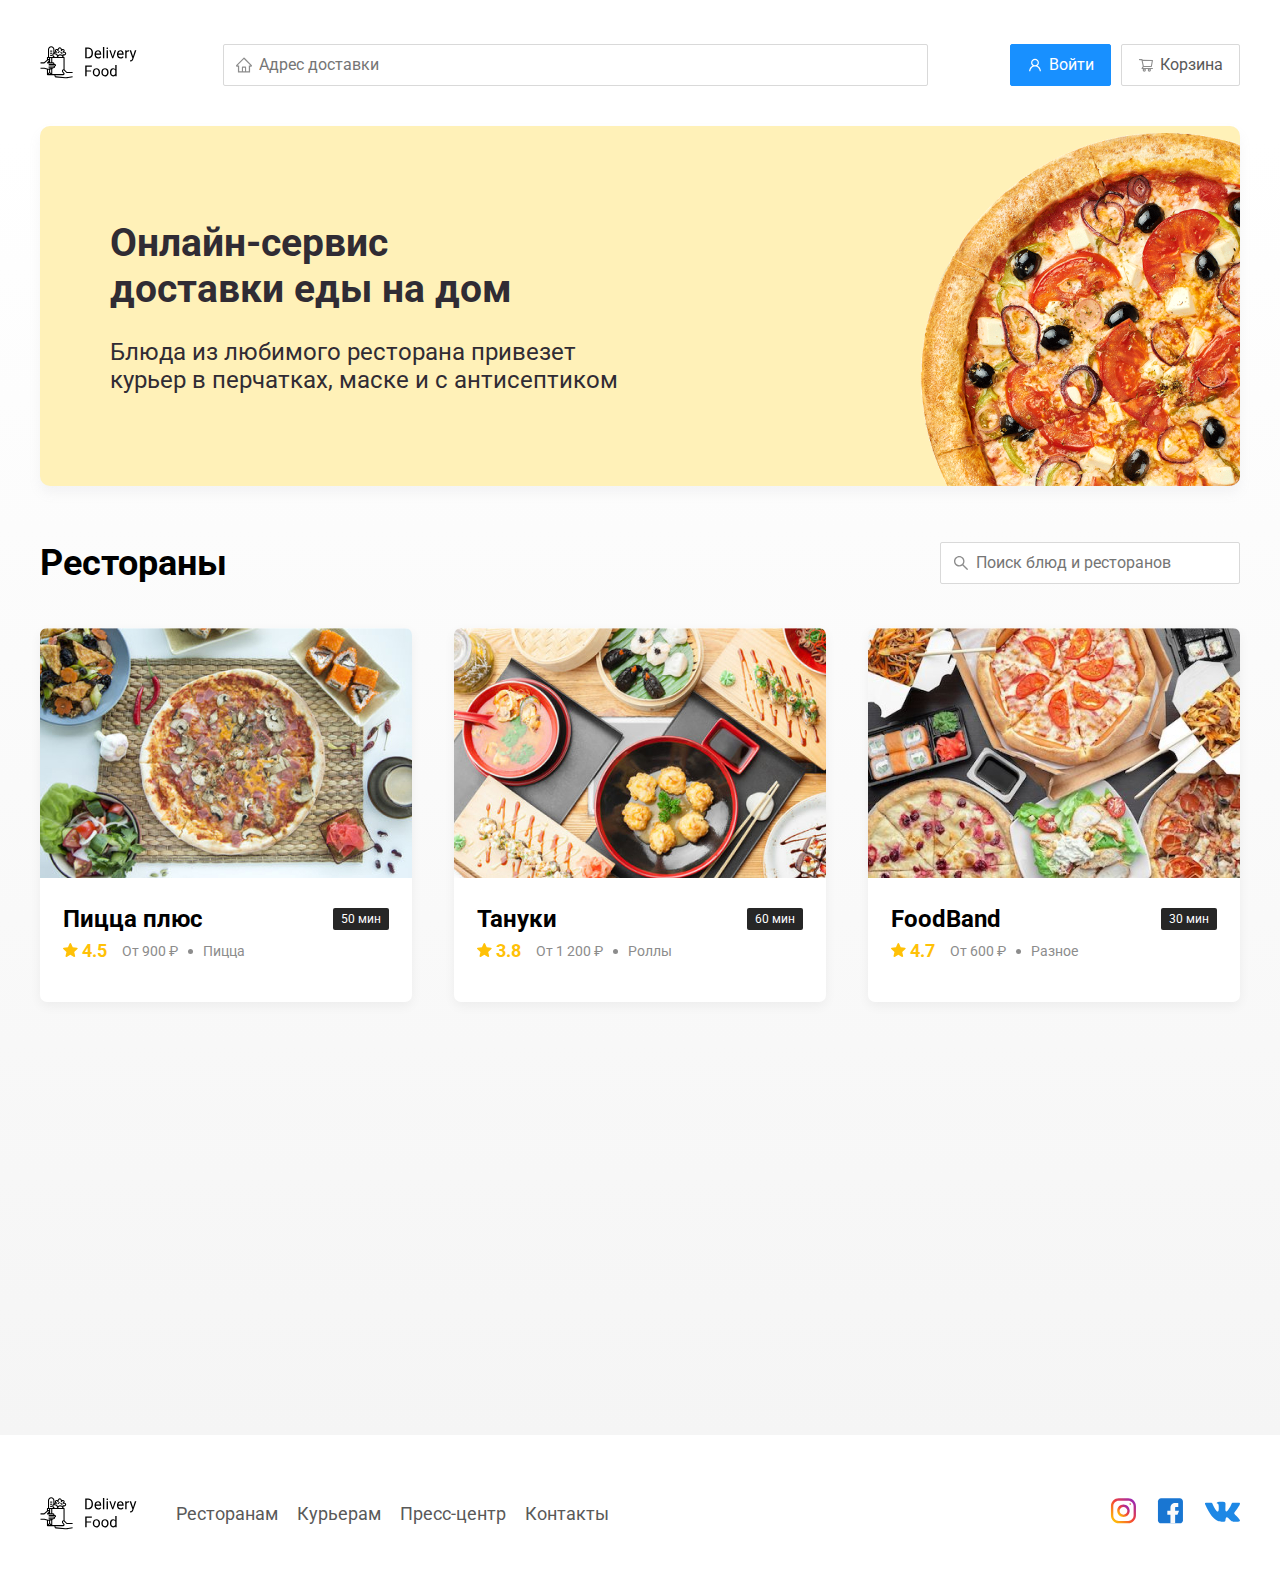
<file: index.html>
<!DOCTYPE html>
<html lang="ru">
<head>
    <meta charset="UTF-8">
    <meta name="viewport" content="width=device-width, initial-scale=1.0">
    <title>Delivery Food - доставка еды на дом</title>
    <link href="https://fonts.googleapis.com/css2?family=Roboto:400;700&display=swap&subset=cyrillic" rel="stylesheet">
    <link rel="stylesheet" href="css/normalize.css">
    <link rel="stylesheet" href="css/animate.css">
    <link rel="stylesheet" href="css/style.css">
</head>
<body>
    <div class="container">
        <header class="header">
            <a href="index.html" class="logo">
                <img src="img/logo.svg" alt="Logo" class="logo">
            </a>
            <input type="text" class="input input-address" placeholder="Адрес доставки">
            <div class="buttons">
                <button class="button button-primary">
                    <img src="img/user.svg" alt="user" class="button-icon">
                    <span class="button-text">Войти</span>
                    </button>
                <button class="button">
                    <img src="img/shoppingcart.svg" alt="shopping cart" class="button-icon">
                    <span class="button-text" id="cart-button">Корзина</span>
                    </button>
            </div>
        </header> 
    </div>

    <main class="main">
        <div class="container">
            <section class="promo">
                <h1 class="promo-title">Онлайн-сервис<br>доставки еды на дом</h1>
                <p class="promo-text">Блюда из любимого ресторана привезет курьер в перчатках, маске и с антисептиком</p>
            </section>
            <section class="restaurants">
                <div class="section-heading">
                    <h2 class="section-title">Рестораны</h2>
                    <input type="text" class="input input-search" placeholder="Поиск блюд и ресторанов">
                </div>
                <div class="cards">
    
                    <a href="restaurant.html" class="card wow fadeInUp" data-wow-delay="0.2s">
                        <img src="img/image.jpg" alt="image" class="card-image">
                        <div class="card-text">
                            <div class="card-heading">
                                <h3 class="card-title">Пицца плюс</h3>
                                <span class="card-tag tag">50 мин</span>
                            </div>
                            <div class="card-info">
                                <div class="rating">
                                    <img src="img/star.svg" alt="rating" class="rating-star">
                                    4.5</div>
                                <span class="price">От 900 ₽</span>
                                <span class="category">Пицца</span>
                            </div>
                        </div>
                    </a>
    
                    <a href="restaurant.html" class="card wow fadeInUp" data-wow-delay="0.4s">
                        <img src="img/image2.jpg" alt="image" class="card-image">
                        <div class="card-text">
                            <div class="card-heading">
                                <h3 class="card-title">Тануки</h3>
                                <span class="card-tag tag">60 мин</span>
                            </div>
                            <div class="card-info">
                                <div class="rating"><img src="img/star.svg" alt="rating" class="rating-star">
                                    3.8</div>
                                <span class="price">От&nbsp;1&nbsp;200&nbsp;₽</span> <!-- неразрывный пробел-->
                                <span class="category">Роллы</span>
                            </div>
                        </div>
                    </a>
    
                    <a href="restaurant.html" class="card wow fadeInUp" data-wow-delay="0.6s">
                        <img src="img/image3.jpg" alt="image" class="card-image">
                        <div class="card-text">
                            <div class="card-heading">
                                <h3 class="card-title">FoodBand</h3>
                                <span class="card-tag tag">30 мин</span>
                            </div>
                            <div class="card-info">
                                <div class="rating"><img src="img/star.svg" alt="rating" class="rating-star">
                                    4.7</div>
                                <span class="price">От 600 ₽</span>
                                <span class="category">Разное</span>
                            </div>
                        </div>
                    </a>
    
                    <a href="restaurant.html" class="card wow fadeInUp" data-wow-delay="0.2s">
                        <img src="img/image4.jpg" alt="image" class="card-image">
                        <div class="card-text">
                            <div class="card-heading">
                                <h3 class="card-title">Жадина-пицца</h3>
                                <span class="card-tag tag">40 мин</span>
                            </div>
                            <div class="card-info">
                                <div class="rating"><img src="img/star.svg" alt="rating" class="rating-star">
                                    2.5</div>
                                <span class="price">От 700 ₽</span>
                                <span class="category">Пицца</span>
                            </div>
                        </div>
                    </a>
    
                    <a href="restaurant.html" class="card wow fadeInUp" data-wow-delay="0.4s">
                        <img src="img/image5.jpg" alt="image" class="card-image">
                        <div class="card-text">
                            <div class="card-heading">
                                <h3 class="card-title">Точка еды</h3>
                                <span class="card-tag tag">60 мин</span>
                            </div>
                            <div class="card-info">
                                <div class="rating"><img src="img/star.svg" alt="rating" class="rating-star">
                                    3.8</div>
                                <span class="price">От 500 ₽</span>
                                <span class="category">Роллы</span>
                            </div>
                        </div>
                    </a>
    
                    <a href="restaurant.html" class="card wow fadeInUp" data-wow-delay="0.6s">
                        <img src="img/image6.jpg" alt="image" class="card-image">
                        <div class="card-text">
                            <div class="card-heading">
                                <h3 class="card-title">PizzaBurger</h3>
                                <span class="card-tag tag">45 мин</span>
                            </div>
                            <div class="card-info">
                                <div class="rating"><img src="img/star.svg" alt="rating" class="rating-star">
                                    4.8</div>
                                <span class="price">От 750 ₽</span>
                                <span class="category">Пицца</span>
                            </div>
                        </div>
                    </a>
    
                </div>
            </section>
        </div>
    </main>

    <div class="modal">
        <div class="modal-dialog">
            <div class="modal-header">
                <h3 class="modal-title">Корзина</h3>
                <button class="close">&times;</button>  <!-- закрывающий крестик-->
            </div>
            <div class="modal-body">
                <div class="foods-row">
                    <span class="food-name">
                        Ролл угорь стандарт
                    </span>
                    <strong class="food-price">250&nbsp;₽</strong>
                    <div class="food-counter">
                        <button class="counter-button">-</button>
                        <span class="counter">1</span>
                        <button class="counter-button">+</button>
                    </div>
                </div>

                <div class="foods-row">
                    <span class="food-name">
                        Ролл угорь стандарт
                    </span>
                    <strong class="food-price">250&nbsp;₽</strong>
                    <div class="food-counter">
                        <button class="counter-button">-</button>
                        <span class="counter">1</span>
                        <button class="counter-button">+</button>
                    </div>
                </div>

                <div class="foods-row">
                    <span class="food-name">
                        Ролл угорь стандарт
                    </span>
                    <strong class="food-price">250&nbsp;₽</strong>
                    <div class="food-counter">
                        <button class="counter-button">-</button>
                        <span class="counter">1</span>
                        <button class="counter-button">+</button>
                    </div>
                </div>

                <div class="foods-row">
                    <span class="food-name">
                        Ролл угорь стандарт
                    </span>
                    <strong class="food-price">250&nbsp;₽</strong>
                    <div class="food-counter">
                        <button class="counter-button">-</button>
                        <span class="counter">1</span>
                        <button class="counter-button">+</button>
                    </div>
                </div>

                <div class="foods-row">
                    <span class="food-name">
                        Ролл угорь стандарт
                    </span>
                    <strong class="food-price">250&nbsp;₽</strong>
                    <div class="food-counter">
                        <button class="counter-button">-</button>
                        <span class="counter">1</span>
                        <button class="counter-button">+</button>
                    </div>
                </div>
            </div>
            <div class="modal-footer">
                <span class="modal-price-tag">1250&nbsp;₽</span>
                <div class="footer-buttons">
                    <button class="button button-primary">Оформить заказ</button>
                    <button class="button">Отмена</button>
                </div>
            </div>
        </div>
    </div>

    <footer class="footer">
        <div class="container">
            <div class="footer-block">
                <img src="img/logo.svg" alt="logo" class="logo footer-logo">
                <nav class="footer-nav">
                    <a href="" class="footer-link">Ресторанам</a>
                    <a href="" class="footer-link">Курьерам</a>
                    <a href="" class="footer-link">Пресс-центр</a>
                    <a href="" class="footer-link">Контакты</a>
                </nav>
                <div class="social-links">
                    <a href="" class="social-link"><img src="img/inst.svg" alt="instagram"></a>
                    <a href="" class="social-link"><img src="img/fb.svg" alt="facebook"></a>
                    <a href="" class="social-link"><img src="img/vk.svg" alt="vk"></a>
                </div>
            </div>
        </div>
    </footer>
    <script src="js/wow.min.js"></script>
    <script src="js/main.js"></script>
</body>
</html>
</file>
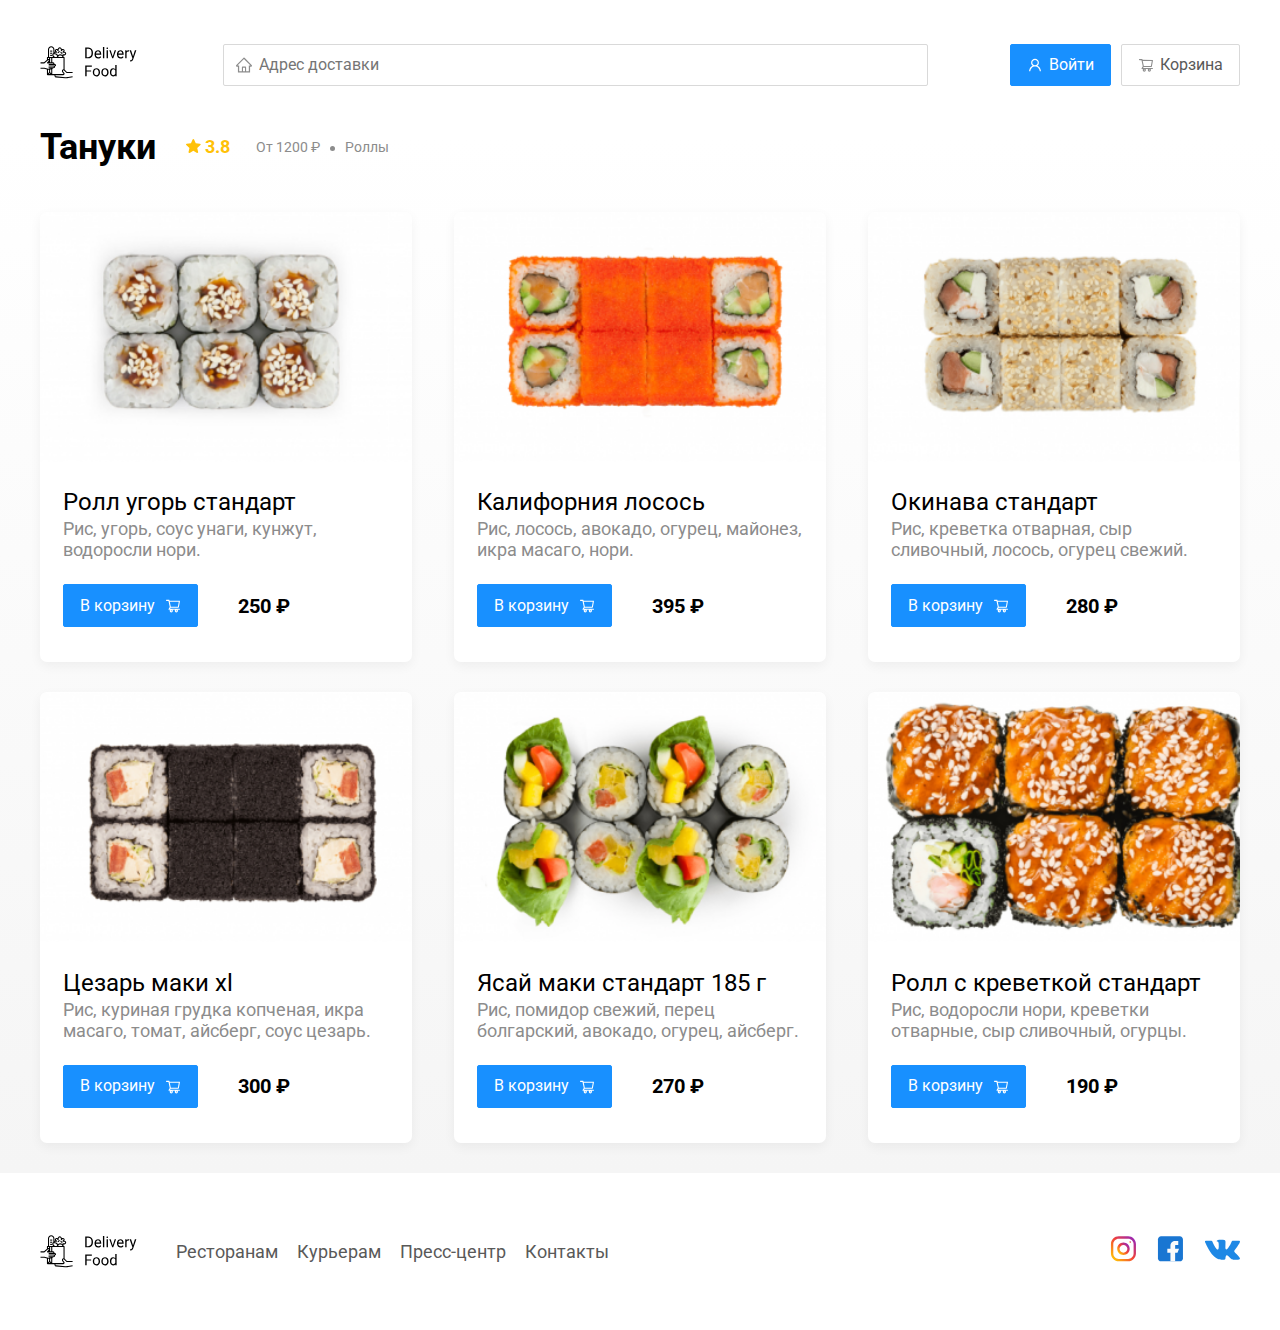
<file: restaurant.html>
<!DOCTYPE html>
<html lang="ru">
<head>
    <meta charset="UTF-8">
    <meta name="viewport" content="width=device-width, initial-scale=1.0">
    <title>Тануки - доставка еды на дом</title>
    <link href="https://fonts.googleapis.com/css2?family=Roboto:400;700&display=swap&subset=cyrillic" rel="stylesheet">
    <link rel="stylesheet" href="css/normalize.css">
    <link rel="stylesheet" href="css/animate.css">
    <link rel="stylesheet" href="css/style.css">
</head>
<body>
    <div class="container">
        <header class="header">
            <a href="index.html" class="logo">
                <img src="img/logo.svg" alt="Logo" class="logo">
            </a>
            <input type="text" class="input input-address" placeholder="Адрес доставки">
            <div class="buttons">
                <button class="button button-primary">
                    <img src="img/user.svg" alt="user" class="button-icon">
                    <span class="button-text">Войти</span>
                    </button>
                <button class="button" id="cart-button">
                    <img src="img/shoppingcart.svg" alt="shopping cart" class="button-icon">
                    <span class="button-text">Корзина</span>
                    </button>
            </div>
        </header> 
    </div>

    <main class="main">
        <div class="container">
        
            <section class="restaurants">
                <div class="section-heading">
                    <h2 class="section-title">Тануки</h2>
                    <div class="card-info">
                        <div class="rating">
                            <img src="img/star.svg" alt="rating" class="rating-star">
                            3.8</div>
                        <div class="price">От 1200 ₽</div>
                        <div class="category">Роллы</div>
                    </div>
                </div>
                <div class="cards">
    
                    <div class="card wow fadeInUp" data-wow-delay="0.2s">
                        <img src="img/img1.png" alt="image" class="card-image">
                        <div class="card-text">
                            <div class="card-heading">
                                <h3 class="card-title card-title-reg">Ролл угорь стандарт</h3>
                            </div>
                            <div class="card-info">
                                <div class="ingredients">Рис, угорь, соус унаги, кунжут, водоросли нори.</div>
                            </div>
                            <div class="card-buttons">
                                <button class="button button-primary">
                                    <span class="button-card-text">В корзину</span>
                                    <img src="img/cart.svg" alt="shopping-cart" class="button-card-image">
                                </button>
                                <strong class="card-price-bold">250 ₽</strong>
                            </div>
                        </div>
                    </div>
    
                    <div class="card wow fadeInUp" data-wow-delay="0.4s">
                        <img src="img/img2.png" alt="image" class="card-image">
                        <div class="card-text">
                            <div class="card-heading">
                                <h3 class="card-title card-title-reg">Калифорния лосось</h3>
                            </div>
                            <div class="card-info">
                                <div class="ingredients">Рис, лосось, авокадо, огурец, майонез, икра масаго, нори.</div>
                            </div>
                            <div class="card-buttons">
                                <button class="button button-primary">
                                    <span class="button-card-text">В корзину</span>
                                    <img src="img/cart.svg" alt="shopping-cart" class="button-card-image">
                                </button>
                                <strong class="card-price-bold">395 ₽</strong>
                            </div>
                        </div>
                    </div>
    
                    <div class="card wow fadeInUp" data-wow-delay="0.6s">
                        <img src="img/img3.png" alt="image" class="card-image">
                        <div class="card-text">
                            <div class="card-heading">
                                <h3 class="card-title card-title-reg">Окинава стандарт</h3>
                            </div>
                            <div class="card-info">
                                <div class="ingredients">Рис, креветка отварная, сыр сливочный, лосось, огурец свежий.</div>
                            </div>
                            <div class="card-buttons">
                                <button class="button button-primary">
                                    <span class="button-card-text">В корзину</span>
                                    <img src="img/cart.svg" alt="shopping-cart" class="button-card-image">
                                </button>
                                <strong class="card-price-bold">280 ₽</strong>
                            </div>
                        </div>
                    </div>
    
                    <div class="card wow fadeInUp" data-wow-delay="0.2s">
                        <img src="img/img4.png" alt="image" class="card-image">
                        <div class="card-text">
                            <div class="card-heading">
                                <h3 class="card-title card-title-reg">Цезарь маки хl</h3>
                            </div>
                            <div class="card-info">
                                <div class="ingredients">Рис, куриная грудка копченая, икра масаго, томат, айсберг, соус цезарь.</div>
                            </div>
                            <div class="card-buttons">
                                <button class="button button-primary">
                                    <span class="button-card-text">В корзину</span>
                                    <img src="img/cart.svg" alt="shopping-cart" class="button-card-image">
                                </button>
                                <strong class="card-price-bold">300 ₽</strong>
                            </div>
                        </div>
                    </div>
    
                    <div class="card wow fadeInUp" data-wow-delay="0.4s">
                        <img src="img/img5.png" alt="image" class="card-image">
                        <div class="card-text">
                            <div class="card-heading">
                                <h3 class="card-title card-title-reg">Ясай маки стандарт 185 г</h3>
                            </div>
                            <div class="card-info">
                                <div class="ingredients">Рис, помидор свежий, перец болгарский, авокадо, огурец, айсберг.</div>
                            </div>
                            <div class="card-buttons">
                                <button class="button button-primary">
                                    <span class="button-card-text">В корзину</span>
                                    <img src="img/cart.svg" alt="shopping-cart" class="button-card-image">
                                </button>
                                <strong class="card-price-bold">270 ₽</strong>
                            </div>
                        </div>
                    </div>
    
                    <div class="card wow fadeInUp" data-wow-delay="0.6s">
                        <img src="img/img6.png" alt="image" class="card-image">
                        <div class="card-text">
                            <div class="card-heading">
                                <h3 class="card-title card-title-reg">Ролл с креветкой стандарт</h3>
                            </div>
                            <div class="card-info">
                                <div class="ingredients">Рис, водоросли нори, креветки отварные, сыр сливочный, огурцы.</div>
                            </div>
                            <div class="card-buttons">
                                <button class="button button-primary">
                                    <span class="button-card-text">В корзину</span>
                                    <img src="img/cart.svg" alt="shopping-cart" class="button-card-image">
                                </button>
                                <strong class="card-price-bold">190 ₽</strong>
                            </div>
                        </div>
                    </div>
    
                </div>
            </section>
        </div>
    </main>

    <footer class="footer">
        <div class="container">
            <div class="footer-block">
                <img src="img/logo.svg" alt="logo" class="logo footer-logo">
                <nav class="footer-nav">
                    <a href="" class="footer-link">Ресторанам</a>
                    <a href="" class="footer-link">Курьерам</a>
                    <a href="" class="footer-link">Пресс-центр</a>
                    <a href="" class="footer-link">Контакты</a>
                </nav>
                <div class="social-links">
                    <a href="" class="social-link"><img src="img/inst.svg" alt="instagram"></a>
                    <a href="" class="social-link"><img src="img/fb.svg" alt="facebook"></a>
                    <a href="" class="social-link"><img src="img/vk.svg" alt="vk"></a>
                </div>
            </div>
        </div>
    </footer>

    <div class="modal">
        <div class="modal-dialog">
            <div class="modal-header">
                <h3 class="modal-title">Корзина</h3>
                <button class="close">&times;</button>  <!-- закрывающий крестик-->
            </div>
            <div class="modal-body">
                <div class="foods-row">
                    <span class="food-name">
                        Ролл угорь стандарт
                    </span>
                    <strong class="food-price">250&nbsp;₽</strong>
                    <div class="food-counter">
                        <button class="counter-button">-</button>
                        <span class="counter">1</span>
                        <button class="counter-button">+</button>
                    </div>
                </div>

                <div class="foods-row">
                    <span class="food-name">
                        Ролл угорь стандарт
                    </span>
                    <strong class="food-price">250&nbsp;₽</strong>
                    <div class="food-counter">
                        <button class="counter-button">-</button>
                        <span class="counter">1</span>
                        <button class="counter-button">+</button>
                    </div>
                </div>

                <div class="foods-row">
                    <span class="food-name">
                        Ролл угорь стандарт
                    </span>
                    <strong class="food-price">250&nbsp;₽</strong>
                    <div class="food-counter">
                        <button class="counter-button">-</button>
                        <span class="counter">1</span>
                        <button class="counter-button">+</button>
                    </div>
                </div>

                <div class="foods-row">
                    <span class="food-name">
                        Ролл угорь стандарт
                    </span>
                    <strong class="food-price">250&nbsp;₽</strong>
                    <div class="food-counter">
                        <button class="counter-button">-</button>
                        <span class="counter">1</span>
                        <button class="counter-button">+</button>
                    </div>
                </div>

                <div class="foods-row">
                    <span class="food-name">
                        Ролл угорь стандарт
                    </span>
                    <strong class="food-price">250&nbsp;₽</strong>
                    <div class="food-counter">
                        <button class="counter-button">-</button>
                        <span class="counter">1</span>
                        <button class="counter-button">+</button>
                    </div>
                </div>
            </div>
            <div class="modal-footer">
                <span class="modal-price-tag">1250&nbsp;₽</span>
                <div class="footer-buttons">
                    <button class="button button-primary">Оформить заказ</button>
                    <button class="button">Отмена</button>
                </div>
            </div>
        </div>
    </div>
    <script src="js/wow.min.js"></script>
    <script src="js/main.js"></script>
</body>
</html>
</file>
<file: css/style.css>
*{
    box-sizing: border-box;
}
body{
    font-family: 'Roboto', sans-serif;
    padding-top: 44px;/*отступ сверху*/
}
.container{
    max-width: 1200px;
    margin: auto;
}
.header{
    display: flex;   /*все элементы выстраиваются в одну строку*/
    align-items: center;  /*все элементы выравниваются посередине*/
    justify-content: space-between;
    margin-bottom: 40px;
}
.input{
    background: #FFFFFF;
    border: 1px solid #D9D9D9;
    border-radius: 2px;
    font-size: 16px;
    line-height: 24px;
    padding: 8px;
    padding-left: 35px;
    background-repeat: no-repeat;
    background-position:left 11px center;
}
.input-address{
    flex:0.8;
    background-image: url(../img/home.svg);
}
.input-search{
    background-image: url(../img/search.svg);
    width: 300px;
    margin-left: auto;
}
.buttons{
    display: flex;
    align-items: center;
}
.button{
    display: flex;
    align-items: center;
    padding: 8px 16px;
    background: #FFFFFF;
    border: 1px solid #D9D9D9;
    box-sizing: border-box;
    box-shadow: 0px 0px 2px rgba(0, 0, 0, 0.0015);
    border-radius: 2px;
    color: #595959;
    font-size: 16px;
    line-height: 24px;
}
.button-primary{
    background: #1890FF;
    border: 1px solid #1890FF;
    color: #fff;
    margin-right: 10px;
}
.button-icon{
    margin-right: 6px;
}
.button-card-text{
    margin-right: 10px;
}
.main{
    background: linear-gradient(180deg, rgba(245, 245, 245, 0) 1.04%, #F5F5F5 100%);
}
.promo{
    box-shadow: 0px 7px 12px rgba(158, 158, 163, 0.1);
    background: #fff1b8 url(../img/promo-image1.png) no-repeat top -100px /*сдвинуть вниз*/ right -247px /*сдвинуть вправо на*/ / 924px /*размер картинки*/;
    border-radius:10px;
    padding: 68px 70px;
    margin-bottom: 56px;
}
.promo-title{
    font-style: normal;
    font-weight: bold;
    font-size: 39px;
    line-height: 46px;
    color: #302C34;
}
.promo-text{
    max-width: 538px;
    font-style: normal;
    font-weight: normal;
    font-size: 24px;
    line-height: 28px;
    color: #302C34;
}
.section-heading{
    display: flex;
    align-items: center;
    margin-bottom: 44px;
    flex-wrap: wrap;
}
.section-title{
    font-style: normal;
    font-weight: bold;
    font-size: 36px;
    line-height: 42px;
    margin: 0;
    color: #000000;
    margin-right: 30px;
}
.cards{
    display: flex; /*все в линию выстраивает*/
    align-items: flex-start;
    justify-content: space-between;
    flex-wrap: wrap; /*если не помещаются в строку то переносятся на новую строку*/
}
.card{
    background: #FFFFFF;
    box-shadow: 0px 4px 12px rgba(0, 0, 0, 0.05);
    border-radius: 7px; 
    overflow:hidden; /*все что вываливается скругляется*/
    margin-bottom: 30px;
    flex-basis:31%;
    text-decoration: none;
}
.card-image{
    width: 384px;
    height: 250px;
    object-fit: cover; /*если картинка не того размера, что нам надо, она растягивается или обрезается*/
}
.card-text{
    padding-top: 20px;
    padding-bottom: 35px;
    padding-left: 23px;
    padding-right: 23px;
}
.card-heading{
    display: flex;
    align-items: center;
    justify-content: space-between;
}
.card-title{
    margin:0;
    font-style: normal;
    font-weight: bold;
    font-size: 24px;
    line-height: 32px;
    color: #000000;
}
.card-title-reg{
    font-weight: 400;
}
.card-tag{
    color: #FFFFFF;
    font-style: normal;
    font-weight: normal;
    font-size: 12px;
    line-height: 20px;
    background: #262626;
    border-radius: 2px;
    padding: 1px 8px;
}
.card-info{
    display: flex;
    align-items: center;
    flex-wrap: wrap;/*если текст не помещается, он соскакивает на новую строку*/
}
.card-price-bold{
    font-style: normal;
    font-weight: bold;
    font-size: 20px;
    line-height: 32px;
    color: #000000;
    margin-left: 30px;
}
.card-buttons{
    display: flex;
    align-items: center;
    margin-top: 24px;
}
.rating{
    margin-right: 26px;
    font-weight: bold;
    font-size: 18px;
    line-height: 32px;
    color: #FFC107;
}
.price, .category{
    font-weight: normal;
    font-size: 18px;
    line-height: 32px;
    color: #8C8C8C;
}
.category{
    text-overflow: ellipsis;
    overflow:hidden; /*все, что выходит за границы блока, скрывается*/
    white-space: nowrap;
    min-width: 150px;
}
.price{
    margin-right: 10px;
}
.ingredients{
    font-size: 18px;
    line-height: 21px;
    color: #8C8C8C;
}
.price:after{
    content:"";
    width: 5px;
    height: 5px;
    background-color: #8C8C8C;
    display: inline-block;
    vertical-align: middle;
    border-radius: 50%;
    margin-left: 10px;
}
.footer{
    padding: 60px 0;
}
.footer-block{
    display: flex;
    align-items: center;
    justify-content: space-between;
}
.footer-nav{
    margin-left: 35px;
    margin-right: auto;
}
.footer-link{
    display: inline-block;
    color: #595959;
    font-style: normal;
    font-weight: normal;
    font-size: 18px;
    line-height: 21px;
    text-decoration: none; /*убирает нижнее подчеркивание*/
}
.footer-link:not(:last-child){
    margin-right: 15px;
}
.social-links{
    display: flex;
    align-items: center;
}
.social-link:not(:last-child){
    margin-right: 21px;
}
.modal{
    position: fixed;
    left:0;
    top: 0;
    width: 100%;
    height: 100%;
    background: rgba(0,0,0,0.4);  /*затемнение фона*/
    display: none;
}
.is-open{
    display: flex;
}
.modal-body{
    margin-bottom: 52px;/*внешний отступ*/
}
.modal-dialog{
    max-width: 780px;
    width: 95%;
    background: #FFFFFF;
    border-radius: 5px;
    margin: auto;   /*чтобы всегда по середине было окно*/
    padding: 40px 45px;  /*внутренний отступ*/
}
.modal-header{
    display: flex;
    align-items: center;
    justify-content: space-between;
    margin-bottom: 45px;
}
.modal-title{
    margin: 0;/*убираем отступы*/
    font-style: normal;
    font-weight: bold;
    font-size: 36px;
    line-height: 42px;
    color: #000000;
}
.close{
    font-size: 36px;
    border:none;
    background-color: transparent;
}
.foods-row{
    display: flex;
    align-items: flex-start;
    justify-content: space-between;
    padding-bottom: 8px;
    border-bottom: 1px solid #d9d9d9;
    margin-bottom: 15px;
}
.food-name{
    font-weight: normal;
    font-size: 18px;
    line-height: 32px;
}
.food-price{
    margin-left: auto;
    margin-right: 47px;
    font-weight: bold;
    font-size: 20px;
    line-height: 32px;
}
.food-counter{
    display: flex;
    align-items: center;
}
.counter-button{
    display: flex;
    align-items: center;
    justify-content: center;
    width: 39px;
    height: 32px;
    background: #ffffff;
    border:1px solid #40a9ff;
    box-sizing: border-box;
    border-radius: 2px;
    font-style: normal;
    font-weight: normal;
    font-size: 14px;
    line-height: 22px;
    color:#40a9ff;
}
.counter{
    font-size: 16px;
    line-height: 24px;
    margin-left: 10px;
    margin-right: 10px;
}
.modal-footer{
    display: flex;
    align-items: center;
    justify-content: space-between;
}
.footer-buttons{
    display: flex;
    align-items: center;
}
.modal-price-tag{
    background: #262626;
    border-radius: 5px;
    font-size: 20px;
    line-height: 23px;
    color: #FAFAFA;
    padding: 15px 20px;
}
@media(max-width:1366px){
    .container{
        min-width: 960px;
    }
    .promo{
        background-position: top right -300px;
        background-size: 750px;
    }
    .card .rating{
        margin-right: 15px;
    }
    .category,.price{
        font-size: 14px;
    }
}
@media(max-width:992px){
    .container{
        max-width: 750px;
    }
    .promo{
        padding: 50px;
        background-size: 500px;
        background-position: center right -200px;
    }
    .promo-text{
        font-size: 18px;
        max-width: 400px;
    }
    .card{
        flex-basis: 49%;
    }
    .footer-link{
        font-size: 16px;
    }
}
@media(max-width:768px){
    .container{
        max-width: 560px;
    }
    .card-info{
        flex-wrap: wrap;
    }
    .rating{
        flex-basis: 100%;
    }
    .card-title{
        font-size: 18px;
    }
    .promo{
        background-size: 400px;
        background-position: bottom 50px right -200px;
    }
    .promo-title{
        font-size: 24px;
        line-height: 1.4;
    }
    .promo-text{
        margin-top: 0;
    }
}
@media(max-width:578px){
    .container{
        width: 90%;
    }
    .header{
        flex-wrap: wrap;
    }
    .input-address{
        margin-top: 15px;
        order:5;  /*адрес доставки переходит в конец*/
        flex: 1;
    }
    .promo{
        background-image: none;
    }
    .promo-title{
        margin-bottom: 10px;
    }
    .section-title{
        font-size: 20px;
    }
    .card{
        flex-basis: 100%; /*по одной карточки ресторана в ряд*/
    }
    .card-image{
        width: 100%;
    }
    .footer{
        padding: 30px 0;
    }
    .footer-block{
        align-items: flex-start;
    }
    .footer-nav{
        margin-left: 0;
        margin-right: 0;
        order:0;
        display: flex;
        flex-direction: column;/*чтобы ссылки в футере в колонку встали*/
    }
    .footer-logo{
        margin-right: 15px;
        order:1;
    }
    .social-links{
        order:2;
    }
}
@media(max-width:480px){
    .button-text{
        display: none;
    }
    .button-icon{
        margin: 0;
    }
    .button{
        min-height: 40px;
    }
    .promo{
        padding: 20px;
    }
    .section-heading{
        flex-wrap: wrap;
    }
    .footer-block{
        flex-wrap: wrap;
        flex-direction: column;
        align-items: center;
    }
    .footer-logo{
        order:0;
        margin-bottom: 20px;
    }
    .footer-nav{
        margin-bottom: 20px;
        text-align: center;
    }
    .footer-link:not(:last-child){
        margin-right: 0;
    }
}
</file>
